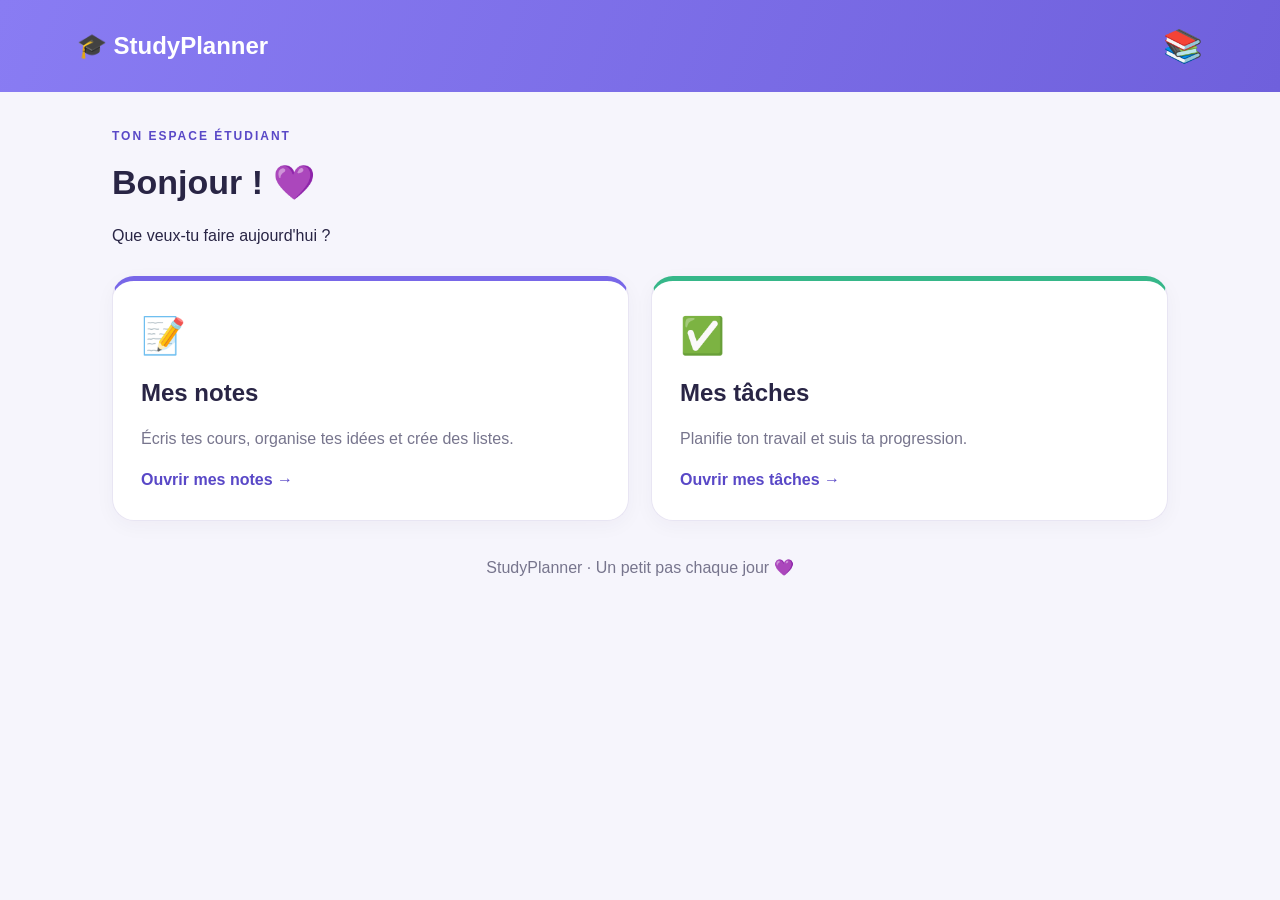
<file: index.html>
<!DOCTYPE html>
<html lang="fr">
<head>
    <meta charset="UTF-8">
    <meta name="viewport" content="width=device-width, initial-scale=1.0">
    <title>StudyPlanner - Accueil</title>
    <link rel="stylesheet" href="style.css">
</head>
<body>
    <header class="top-header">
        <a href="index.html" class="brand">🎓 StudyPlanner</a>
        <span class="header-icon">📚</span>
    </header>

    <main class="container">
        <section class="welcome">
            <p class="eyebrow">TON ESPACE ÉTUDIANT</p>
            <h1>Bonjour ! 💜</h1>
            <p>Que veux-tu faire aujourd'hui ?</p>
        </section>

        <section class="home-options">
            <a href="notes.html" class="home-card notes-card">
                <span class="card-icon">📝</span>
                <h2>Mes notes</h2>
                <p>Écris tes cours, organise tes idées et crée des listes.</p>
                <span class="card-link">Ouvrir mes notes →</span>
            </a>

            <a href="tasks.html" class="home-card tasks-card">
                <span class="card-icon">✅</span>
                <h2>Mes tâches</h2>
                <p>Planifie ton travail et suis ta progression.</p>
                <span class="card-link">Ouvrir mes tâches →</span>
            </a>
        </section>

        <footer>StudyPlanner · Un petit pas chaque jour 💜</footer>
    </main>
</body>
</html>
</file>
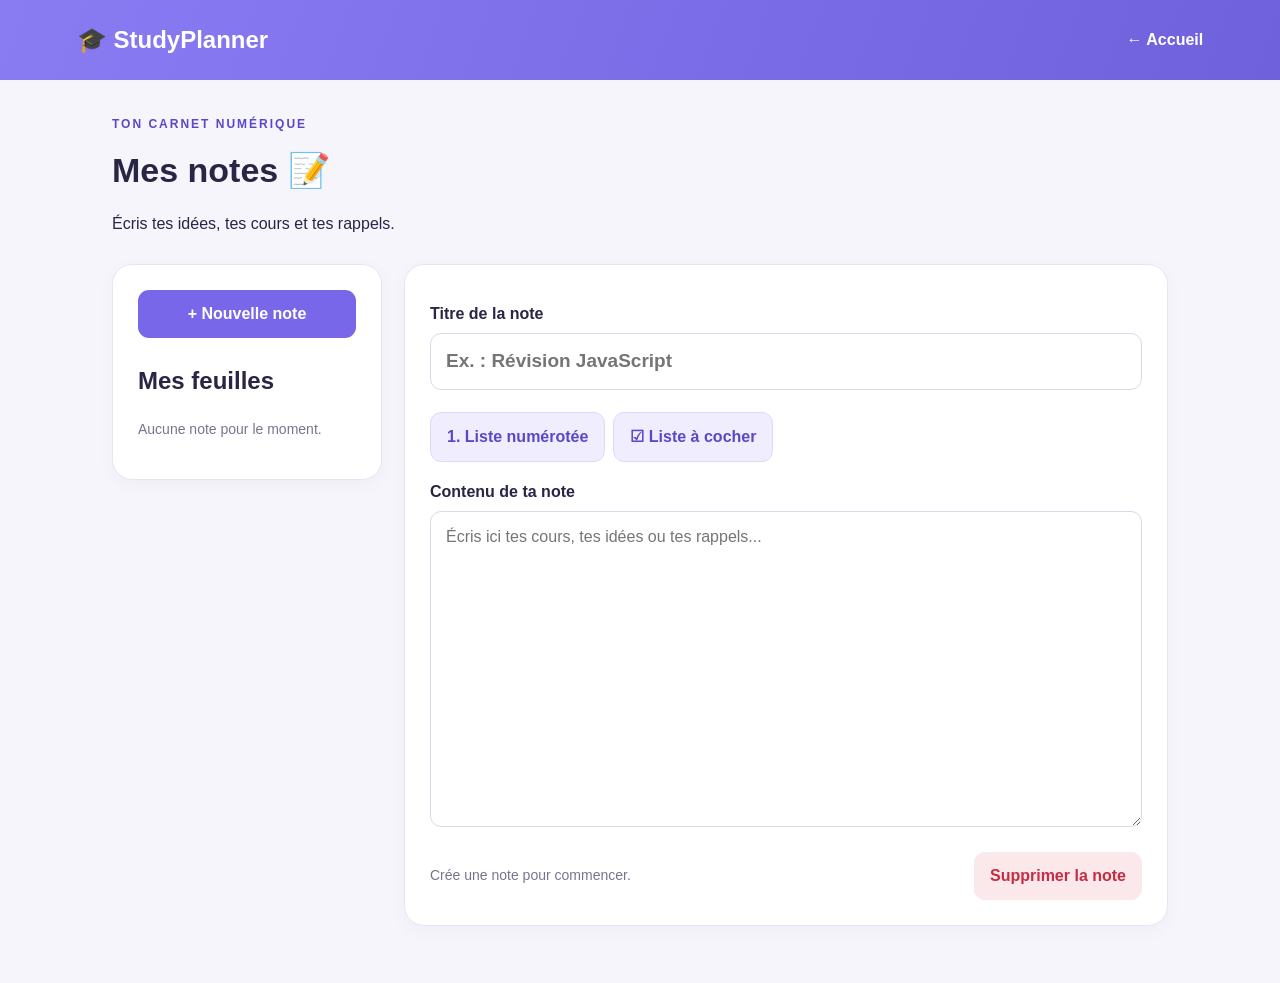
<file: notes.html>
<!DOCTYPE html>
<html lang="fr">
<head>
    <meta charset="UTF-8">
    <meta name="viewport" content="width=device-width, initial-scale=1.0">
    <title>StudyPlanner - Mes notes</title>
    <link rel="stylesheet" href="style.css">
    <script src="notes.js" defer></script>
</head>
<body>
    <header class="top-header">
        <a href="index.html" class="brand">🎓 StudyPlanner</a>
        <a href="index.html" class="back-link">← Accueil</a>
    </header>

    <main class="container">
        <section class="page-heading">
            <p class="eyebrow">TON CARNET NUMÉRIQUE</p>
            <h1>Mes notes 📝</h1>
            <p>Écris tes idées, tes cours et tes rappels.</p>
        </section>

        <div class="notes-layout">
            <aside class="panel notes-sidebar">
                <button id="newNoteButton" class="primary-button full-width">
                    + Nouvelle note
                </button>
                <h2>Mes feuilles</h2>
                <div id="notesList"></div>
            </aside>

            <section class="panel note-editor">
                <label for="noteTitle">Titre de la note</label>
                <input
                    id="noteTitle"
                    type="text"
                    placeholder="Ex. : Révision JavaScript"
                >

                <div class="list-tools">
                    <button type="button" id="numberedButton" class="tool-button">
                        1. Liste numérotée
                    </button>
                    <button type="button" id="checklistButton" class="tool-button">
                        ☑ Liste à cocher
                    </button>
                </div>

                <label for="noteContent">Contenu de ta note</label>
                <textarea
                    id="noteContent"
                    placeholder="Écris ici tes cours, tes idées ou tes rappels..."
                    rows="12"
                ></textarea>

                <div id="checklistEditor" class="checklist-editor" hidden>
                    <h3>Ma liste à cocher</h3>
                    <form id="checklistForm">
                        <input
                            id="checklistInput"
                            type="text"
                            placeholder="Ajouter un élément..."
                        >
                        <button type="submit" class="primary-button">Ajouter</button>
                    </form>
                    <ul id="checklistItems"></ul>
                </div>

                <div class="note-footer">
                    <span id="saveStatus" class="muted">Prêt à écrire</span>
                    <button id="deleteNoteButton" class="delete-button">
                        Supprimer la note
                    </button>
                </div>
            </section>
        </div>
    </main>
</body>
</html>
</file>
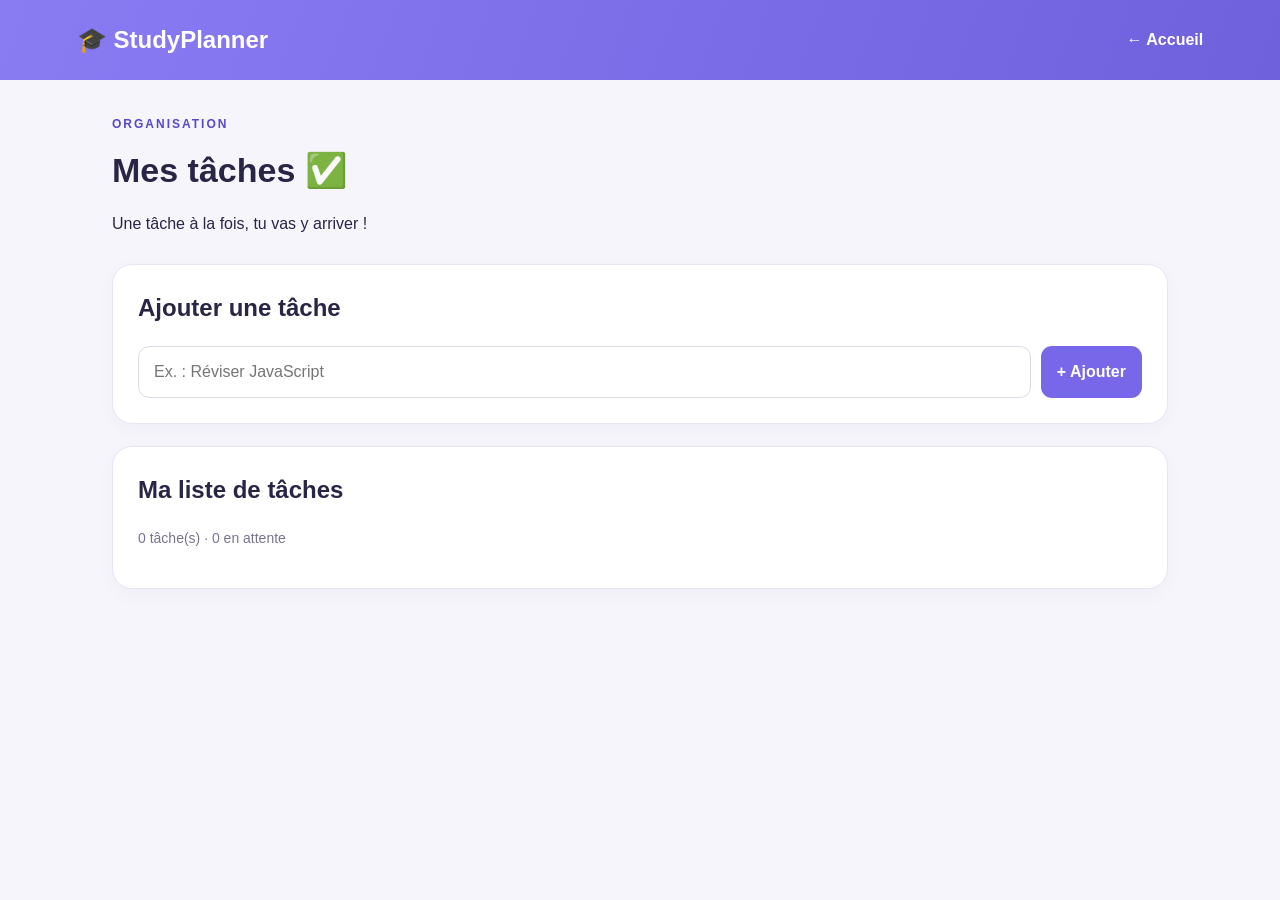
<file: tasks.html>
<!DOCTYPE html>
<html lang="fr">
<head>
    <meta charset="UTF-8">
    <meta name="viewport" content="width=device-width, initial-scale=1.0">
    <title>StudyPlanner - Mes tâches</title>
    <link rel="stylesheet" href="style.css">
    <script src="script.js" defer></script>
</head>
<body>
    <header class="top-header">
        <a href="index.html" class="brand">🎓 StudyPlanner</a>
        <a href="index.html" class="back-link">← Accueil</a>
    </header>

    <main class="container">
        <section class="page-heading">
            <p class="eyebrow">ORGANISATION</p>
            <h1>Mes tâches ✅</h1>
            <p>Une tâche à la fois, tu vas y arriver !</p>
        </section>

        <section class="panel">
            <h2>Ajouter une tâche</h2>
            <form id="taskForm">
                <input
                    type="text"
                    id="taskInput"
                    placeholder="Ex. : Réviser JavaScript"
                    aria-label="Nouvelle tâche"
                    required
                >
                <button type="submit" id="addTaskButton">+ Ajouter</button>
            </form>
        </section>

        <section class="panel">
            <h2>Ma liste de tâches</h2>
            <p id="taskCount" class="muted"></p>
            <ul id="taskList" class="task-list"></ul>
        </section>
    </main>
</body>
</html>
</file>
<file: style.css>
* {
    box-sizing: border-box;
}

:root {
    --purple: #7867e8;
    --purple-dark: #5948c7;
    --purple-light: #f0edff;
    --background: #f6f5fc;
    --text: #292545;
    --muted: #77758d;
    --red: #e74759;
    --green: #169b69;
    --border: #e8e5f3;
}

body {
    margin: 0;
    background: var(--background);
    color: var(--text);
    font-family: Arial, sans-serif;
    line-height: 1.5;
}

.top-header {
    display: flex;
    justify-content: space-between;
    align-items: center;
    gap: 16px;
    padding: 22px 6%;
    background: linear-gradient(110deg, #897cf3, #6f60dc);
    color: white;
}

.brand {
    color: white;
    text-decoration: none;
    font-size: 24px;
    font-weight: bold;
}

.header-icon {
    font-size: 32px;
}

.back-link {
    color: white;
    text-decoration: none;
    font-weight: bold;
}

.container {
    max-width: 1100px;
    margin: 35px auto;
    padding: 0 22px;
}

.welcome,
.page-heading {
    margin-bottom: 28px;
}

.welcome h1,
.page-heading h1 {
    font-size: 34px;
    margin: 5px 0;
}

.eyebrow {
    color: var(--purple-dark);
    font-size: 12px;
    font-weight: bold;
    letter-spacing: 2px;
}

.home-options {
    display: grid;
    grid-template-columns: repeat(2, minmax(0, 1fr));
    gap: 22px;
}

.home-card {
    display: flex;
    flex-direction: column;
    align-items: flex-start;
    min-height: 245px;
    padding: 28px;
    border: 1px solid var(--border);
    border-radius: 22px;
    background: white;
    color: var(--text);
    text-decoration: none;
    box-shadow: 0 5px 20px #2925450a;
    transition: transform 0.2s, box-shadow 0.2s;
}

.home-card:hover {
    transform: translateY(-4px);
    box-shadow: 0 10px 28px #29254514;
}

.notes-card {
    border-top: 5px solid var(--purple);
}

.tasks-card {
    border-top: 5px solid #36b789;
}

.card-icon {
    font-size: 36px;
}

.home-card h2 {
    margin: 12px 0 0;
}

.home-card p {
    color: var(--muted);
}

.card-link {
    margin-top: auto;
    color: var(--purple-dark);
    font-weight: bold;
}

.panel {
    padding: 25px;
    margin-bottom: 22px;
    border: 1px solid var(--border);
    border-radius: 20px;
    background: white;
    box-shadow: 0 5px 20px #29254508;
}

.panel h2 {
    margin-top: 0;
}

input,
textarea {
    width: 100%;
    padding: 13px 15px;
    border: 1px solid #dcd9eb;
    border-radius: 11px;
    background: white;
    color: var(--text);
    font: inherit;
}

input:focus,
textarea:focus {
    outline: 2px solid #c9c1ff;
    border-color: var(--purple);
}

textarea {
    resize: vertical;
    min-height: 230px;
}

button {
    padding: 12px 16px;
    border: none;
    border-radius: 11px;
    font: inherit;
    font-weight: bold;
    cursor: pointer;
    transition: opacity 0.2s;
}

button:hover {
    opacity: 0.85;
}

.primary-button,
#addTaskButton {
    background: var(--purple);
    color: white;
}

.full-width {
    width: 100%;
}

#taskForm,
#checklistForm {
    display: flex;
    gap: 10px;
}

#taskForm input,
#checklistForm input {
    flex: 1;
    min-width: 0;
}

.task-list {
    list-style: none;
    padding: 0;
    margin: 0;
}

.task-list li {
    display: flex;
    align-items: center;
    flex-wrap: wrap;
    gap: 10px;
    padding: 16px;
    margin: 12px 0;
    border: 1px solid #ffdce2;
    border-radius: 14px;
    background: #fff5f6;
}

.task-list li.completed {
    background: #f0faf5;
    border-color: #d0f0e1;
}

.task-info {
    flex: 1;
    min-width: 100px;
    overflow-wrap: anywhere;
}

.task-name {
    display: block;
    font-weight: bold;
}

.task-status {
    color: var(--red);
    font-size: 14px;
}

.completed .task-status {
    color: var(--green);
}

.task-dot {
    width: 13px;
    height: 13px;
    flex-shrink: 0;
    border-radius: 50%;
    background: var(--red);
}

.completed .task-dot {
    background: var(--green);
}

.pending-button,
.delete-button {
    background: #fbe8eb;
    color: #c52d43;
}

.complete-button {
    background: #e0f7ec;
    color: #087e50;
}

.muted {
    color: var(--muted);
    font-size: 14px;
}

.notes-layout {
    display: grid;
    grid-template-columns: 270px minmax(0, 1fr);
    align-items: start;
    gap: 22px;
}

.notes-sidebar h2 {
    margin-top: 25px;
}

.note-editor label {
    display: block;
    margin: 12px 0 7px;
    font-weight: bold;
}

#noteTitle {
    margin-bottom: 12px;
    font-size: 19px;
    font-weight: bold;
}

.list-tools {
    display: flex;
    flex-wrap: wrap;
    gap: 8px;
    margin: 10px 0 18px;
}

.tool-button {
    border: 1px solid #ded8ff;
    background: var(--purple-light);
    color: var(--purple-dark);
}

.note-footer {
    display: flex;
    align-items: center;
    justify-content: space-between;
    flex-wrap: wrap;
    gap: 12px;
    margin-top: 18px;
}

.note-item {
    width: 100%;
    display: block;
    margin-top: 8px;
    text-align: left;
    background: #f5f2ff;
    color: var(--text);
}

.note-item.active {
    background: #e6e0ff;
    outline: 1px solid var(--purple);
}

.checklist-editor {
    margin-top: 20px;
    padding-top: 15px;
    border-top: 1px solid var(--border);
}

.checklist-editor ul {
    padding: 0;
    list-style: none;
}

.checklist-editor li {
    display: flex;
    align-items: center;
    gap: 10px;
    margin: 12px 0;
}

.checklist-editor li input {
    width: auto;
}

.checklist-editor li span {
    flex: 1;
    overflow-wrap: anywhere;
}

.checklist-editor li.checked span {
    color: var(--muted);
    text-decoration: line-through;
}

.checklist-editor li button {
    padding: 5px 9px;
    background: #fbe8eb;
    color: #c52d43;
}

footer {
    margin: 35px 0;
    color: var(--muted);
    text-align: center;
}

[hidden] {
    display: none !important;
}

@media (max-width: 700px) {
    .top-header {
        padding: 18px;
    }

    .brand {
        font-size: 20px;
    }

    .container {
        margin-top: 25px;
        padding: 0 14px;
    }

    .welcome h1,
    .page-heading h1 {
        font-size: 28px;
    }

    .home-options,
    .notes-layout {
        grid-template-columns: 1fr;
    }

    .home-card {
        min-height: 210px;
    }

    .panel {
        padding: 18px;
    }

    #taskForm,
    #checklistForm {
        flex-direction: column;
    }

    .task-list li {
        gap: 8px;
    }
}
</file>
